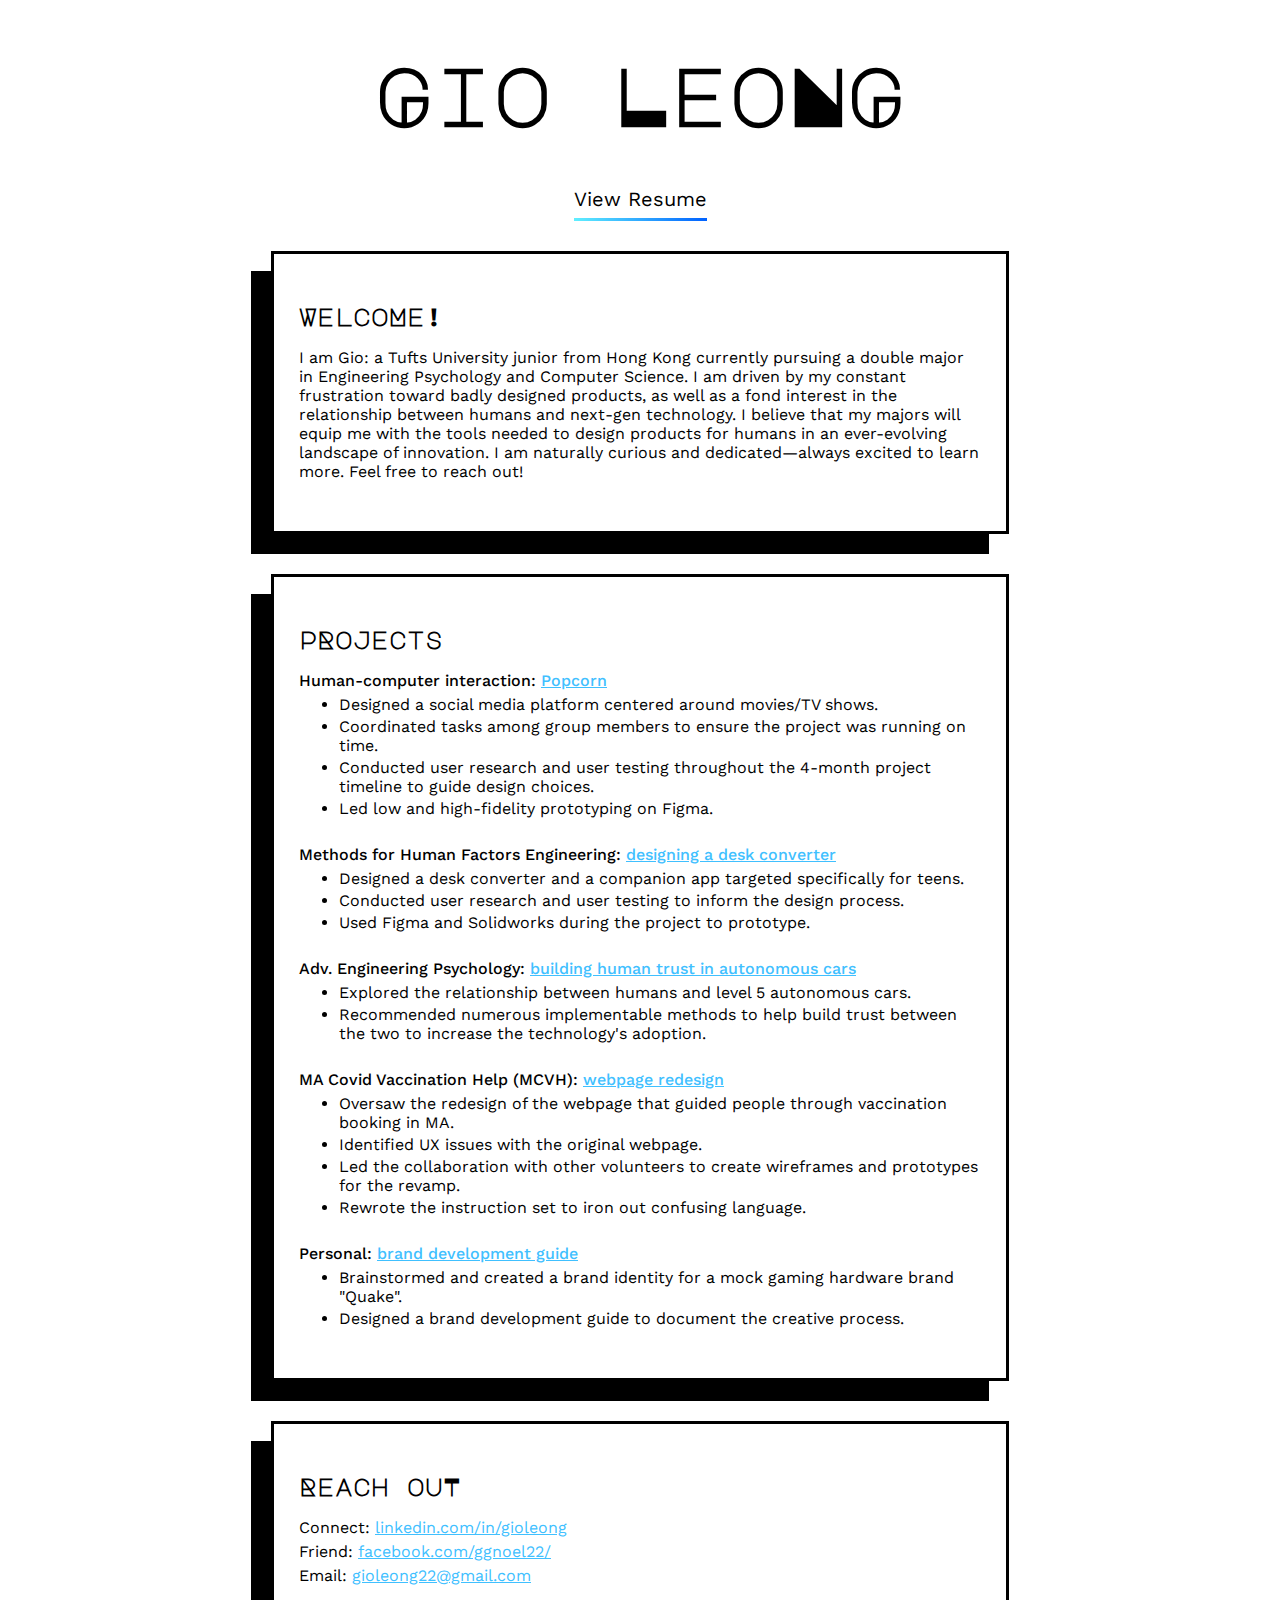
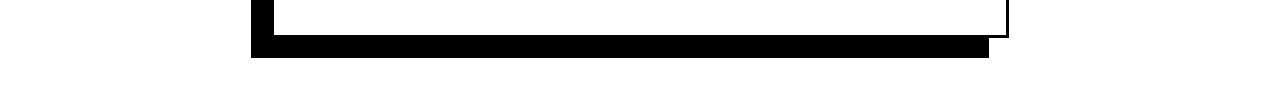
<file: index.html>
<!DOCTYPE html>
<html>
    <head>
        <meta charset="utf-8">
        <meta content="width=device-width, initial-scale=1" name="viewport" />

        <title>Home</title>
        <link rel="stylesheet" href="https://fonts.googleapis.com/css?family=Major+Mono+Display|Work+Sans:400,500">
        <link rel="icon" type="image/png" href="icons/favi.png"/>
        <link rel="stylesheet" href="index.css" />
        <script src="https://code.jquery.com/jquery-3.5.1.min.js"></script>

    </head>
    <body>
        <div id="header">
            <h1>Gio LeoNG</h1>
            <div id="border">
                <a id="resume-button" target="_blank" href="https://drive.google.com/file/d/110pxUZpOsxb3olOHgvEN0WFIK4cBn7Tb/view?usp=sharing">View Resume</a>
            </div>
        </div>
        <div class="box">
            <h2>WelcoMe!</h2>
            <p>
                I am Gio: a Tufts University junior from Hong Kong currently pursuing a double major in Engineering Psychology and Computer Science.
                I am driven by my constant frustration toward badly designed products, as well as a fond interest in the relationship between humans and next-gen technology.
                I believe that my majors will equip me with the tools needed to design products for humans in an ever-evolving landscape of innovation.
                I am naturally curious and dedicated&mdash;always excited to learn more.
                Feel free to reach out!
            </p>
        </div>
        <div class="box">
            <h2>pRojects</h2>
            <div class="project-container">
                <p class="project-header"> Human-computer interaction: <a target="_blank" href="popcorn.html">Popcorn</a></p>
                <ul>
                    <li> Designed a social media platform centered around movies/TV shows.</li>
                    <li> Coordinated tasks among group members to ensure the project was running on time. </li>
                    <li> Conducted user research and user testing throughout the 4-month project timeline to guide design choices.</li>
                    <li> Led low and high-fidelity prototyping on Figma.</li>
                </ul>
            </div>
            <br>
            <div class="project-container">
                <p class="project-header"> Methods for Human Factors Engineering: <a target="_blank" href="desk.html">designing a desk converter</a></p>
                <ul>
                    <li> Designed a desk converter and a companion app targeted specifically for teens.</li>
                    <li> Conducted user research and user testing to inform the design process.</li>
                    <li> Used Figma and Solidworks during the project to prototype.</li>
                </ul>
            </div>
            <br>
            <div class="project-container">
                <p class="project-header"> Adv. Engineering Psychology: <a target="_blank" href="https://drive.google.com/file/d/1944bb_fgEeU0ilSc6IyBrujuQc1sXN5G/view?usp=sharing">building human trust in autonomous cars</a></p>
                <ul>
                    <li> Explored the relationship between humans and level 5 autonomous cars.</li>
                    <li> Recommended numerous implementable methods to help build trust between the two to increase the technology's adoption.</li>
                </ul>
            </div>
            <br>
            <div class="project-container">
                <p class="project-header"> MA Covid Vaccination Help (MCVH): <a href="mcvh.html">webpage redesign</a></p>
                <ul>
                    <li> Oversaw the redesign of the webpage that guided people through vaccination booking in MA.</li>
                    <li> Identified UX issues with the original webpage.</li>
                    <li> Led the collaboration with other volunteers to create wireframes and prototypes for the revamp. </li>
                    <li> Rewrote the instruction set to iron out confusing language. </li>
                </ul>
            </div>
            <br>
            <div class="project-container">
                <p class="project-header"> Personal: <a target="_blank" href="https://drive.google.com/file/d/16ZY1JI1UNVaeSDRTWZFfD-CDMzzEznc6/view?usp=sharing">brand development guide</a></p>
                <ul>
                    <li> Brainstormed and created a brand identity for a mock gaming hardware brand "Quake".</li>
                    <li> Designed a brand development guide to document the creative process.</li>
                </ul>
            </div>
        </div>
        <div id="last" class="box">
            <h2>Reach ouT</h2>
            <div class="social-media">
                Connect: <a href="https://linkedin.com/in/gioleong"  target="_blank">linkedin.com/in/gioleong</a>
            </div>
            <div class="social-media">
                Friend: <a href="https://www.facebook.com/ggnoel22/" target="_blank">facebook.com/ggnoel22/</a>
            </div>
            <div id="social-media-last" class="social-media">
                Email: <a href="mailto: gioleong22@gmail.com" target="_blank">gioleong22@gmail.com</a>
            </div>
        </div>
        <!-- <script src="index.js"></script> -->
    </body>
</html>
</file>
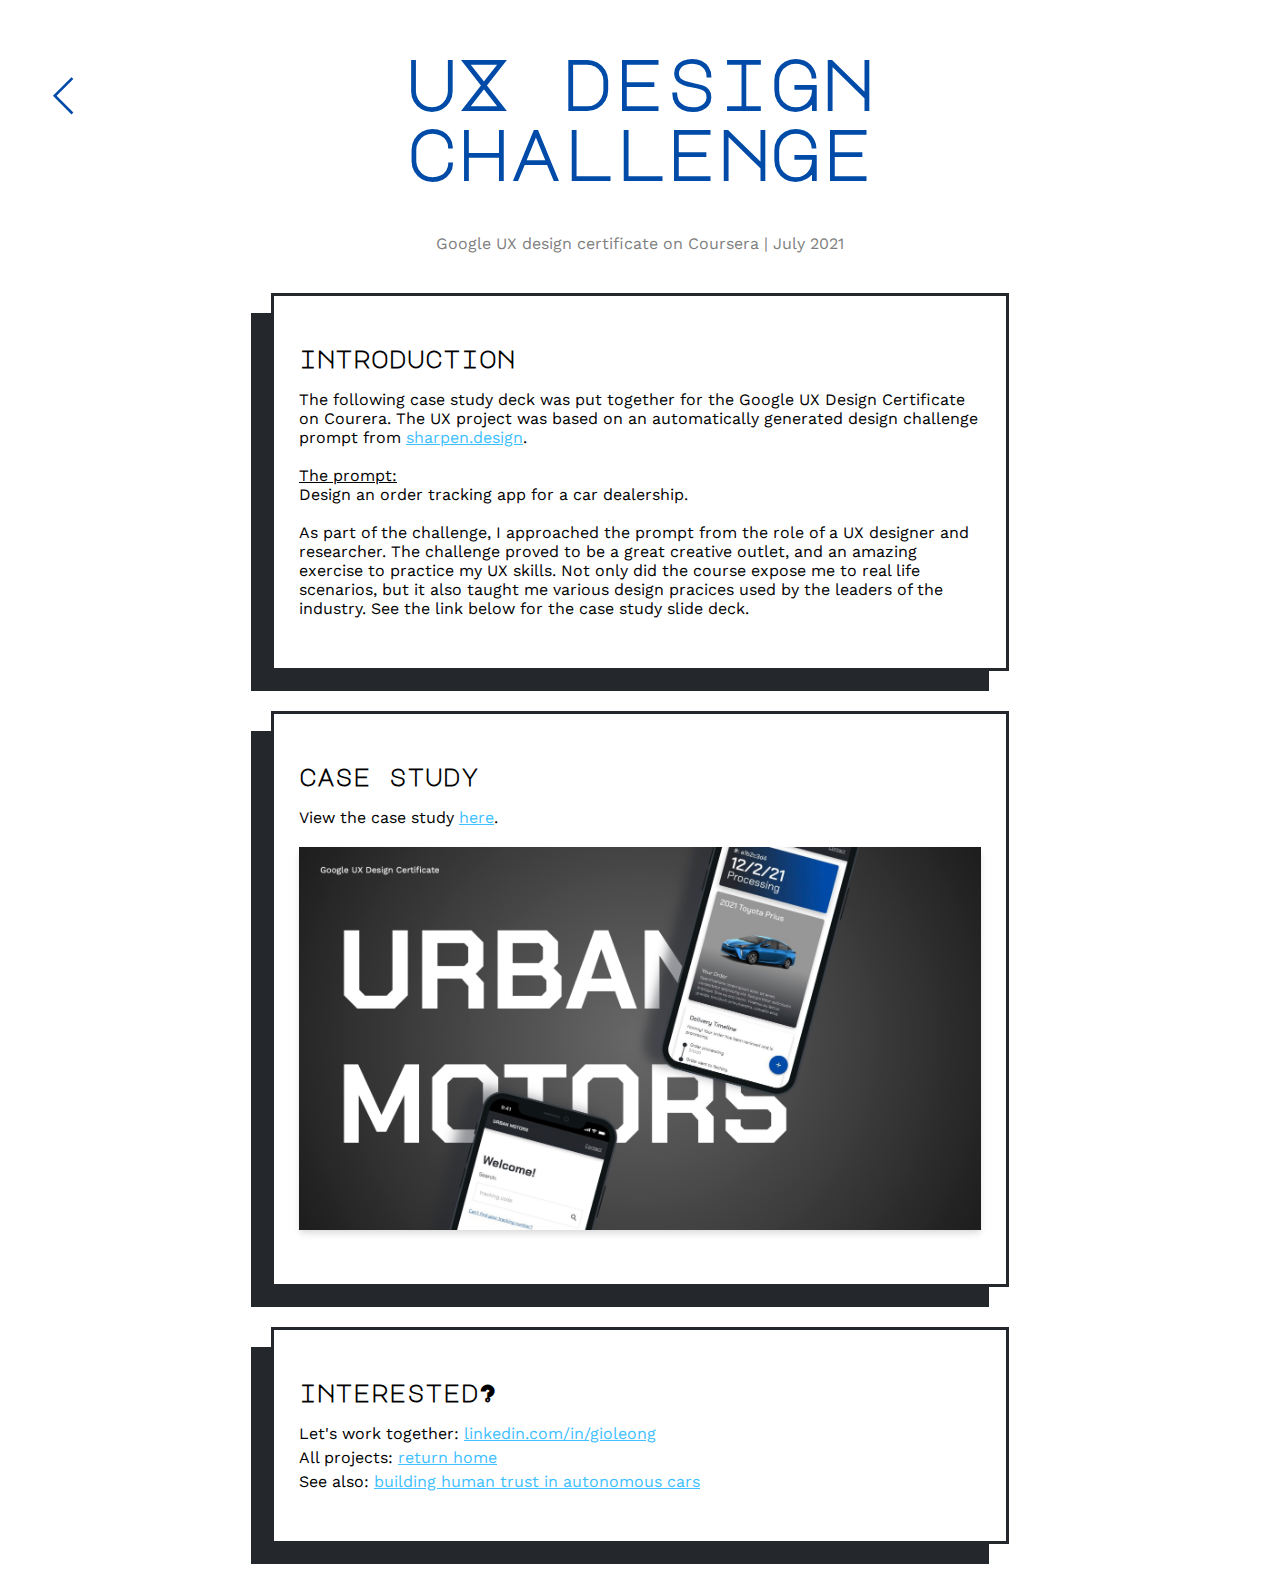
<file: challenge.html>
<!DOCTYPE html>
<html>
<head>
    <meta charset="utf-8">
    <meta content="width=device-width, initial-scale=1" name="viewport" />

    <title>Project: MCVH Redesign</title>
    <link rel="stylesheet" href="https://fonts.googleapis.com/css?family=Major+Mono+Display|Work+Sans:400,500">
    <link rel="icon" type="image/png" href="icons/favi.png"/>
    <link rel="stylesheet" href="index.css" />
    <link rel="stylesheet" href="challenge.css"/>


    <script src="https://code.jquery.com/jquery-3.5.1.min.js"></script>

</head>
<body>
    <div id="back">
        <a href="index.html"> &lt;</a>
    </div>
    <div id="header">
        <h1 id="title">uX design challenge</h1>
        <p>Google UX design certificate on Coursera | July 2021</p>
    </div>
    <div class="box">
        <h2>introduction</h2>
        <p>
            The following case study deck was put together for the Google UX Design Certificate on Courera. The UX project was based on an automatically generated design challenge prompt from <a href="https://sharpen.design" target="_blank"> sharpen.design</a>.
            <br><br> <u>The prompt:</u> <br>
            Design an order tracking app for a car dealership. <br><br>
            As part of the challenge, I approached the prompt from the role of a UX designer and researcher. The challenge proved to be a great creative outlet, and an amazing exercise to practice my UX skills.
            Not only did the course expose me to real life scenarios, but it also taught me various design pracices used by the leaders of the industry. See the link below for the case study slide deck.
    </div>
    <div class="box">
        <h2>case study</h2>
        <p>
            View the case study <a href="https://drive.google.com/file/d/14rY3o6sGdkv3zxZQMHVtJCum27yqhAeH/view?usp=sharing" target="_blank">here</a>.
        </p>
        <div id="gif">
            <img src="imgs/poster.jpg" >
        </div>
    </div>
    <div id="last" class="box">
        <h2>interested?</h2>
        <div id="top" class="social-media">
            Let's work together: <a href="https://linkedin.com/in/gioleong" target="_blank">linkedin.com/in/gioleong</a>
        </div>
        <div class="social-media">
            All projects: <a href="index.html">return home</a>
        </div>
        <div id="social-media-last" class="social-media">
            See also: <a href="https://drive.google.com/file/d/1944bb_fgEeU0ilSc6IyBrujuQc1sXN5G/view?usp=sharing" target="_blank">building human trust in autonomous cars</a>
        </div>
    </div>
    </body>
    </html>
</file>
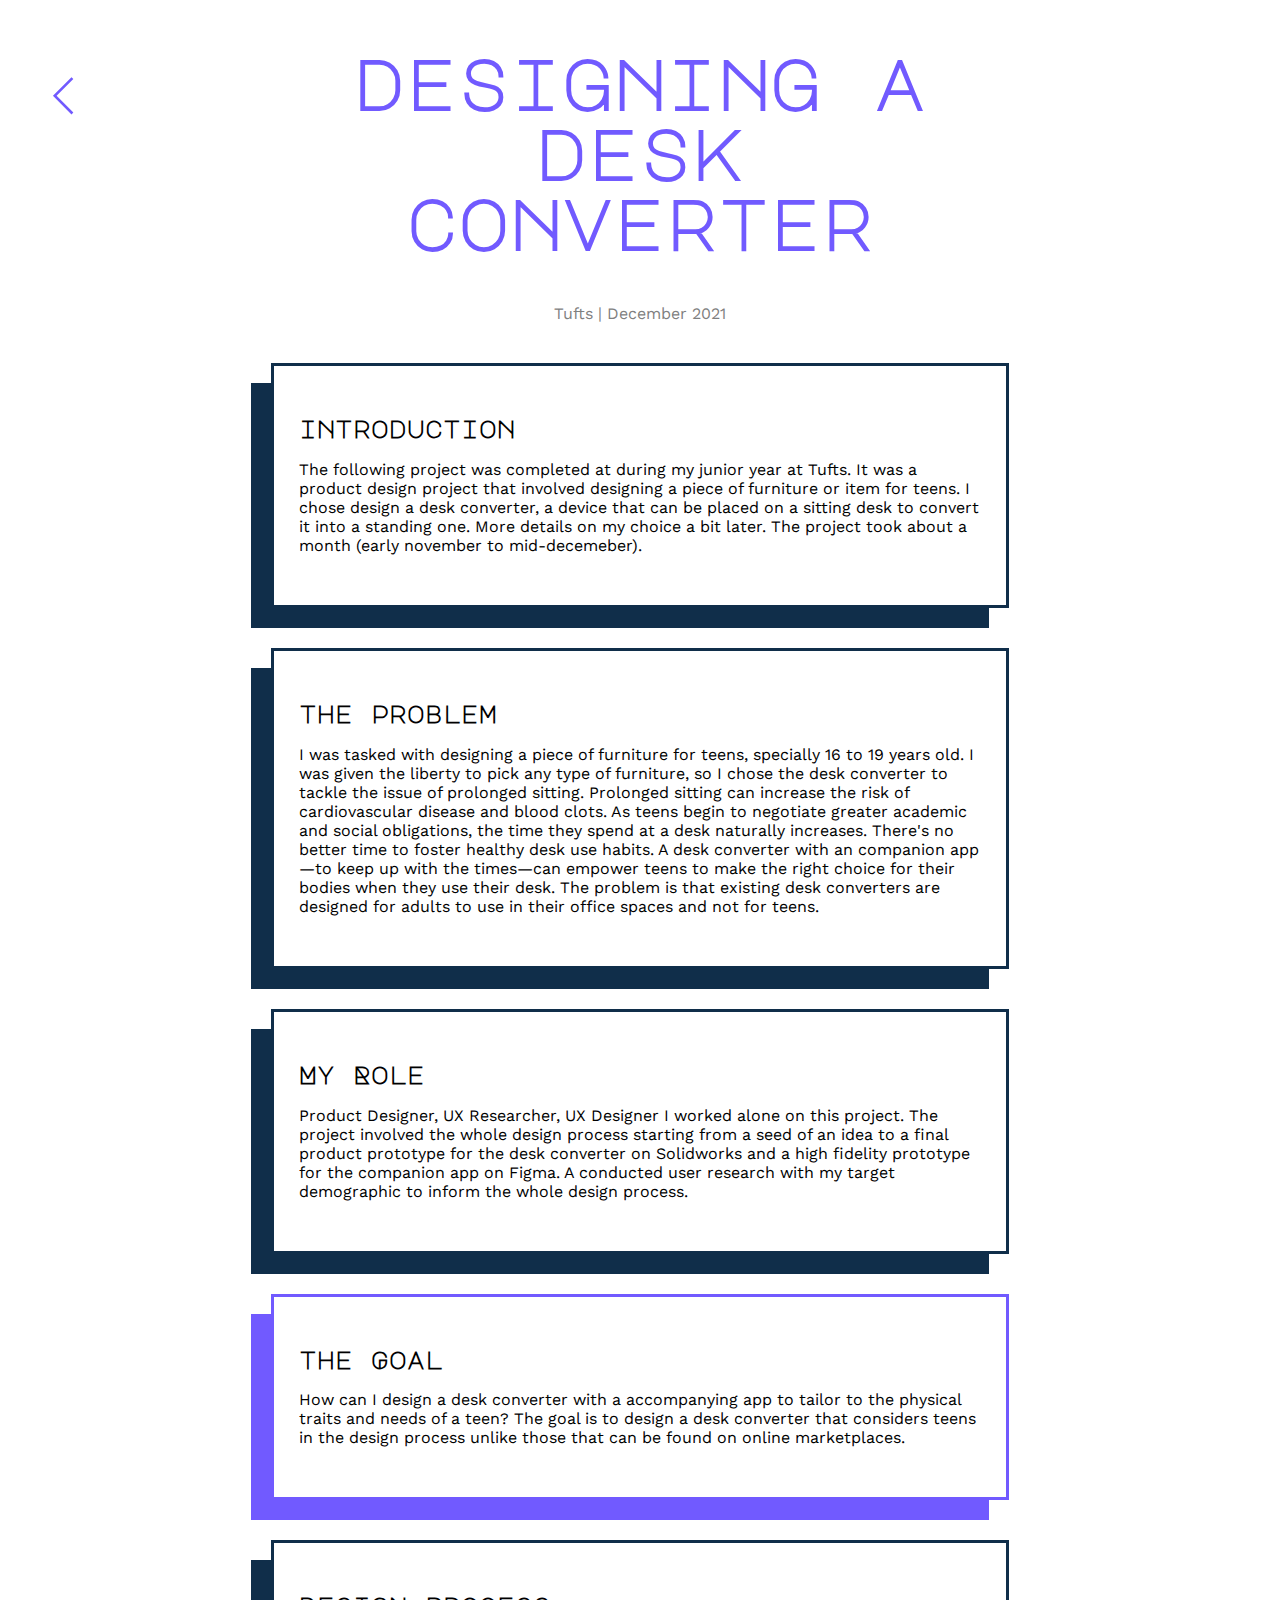
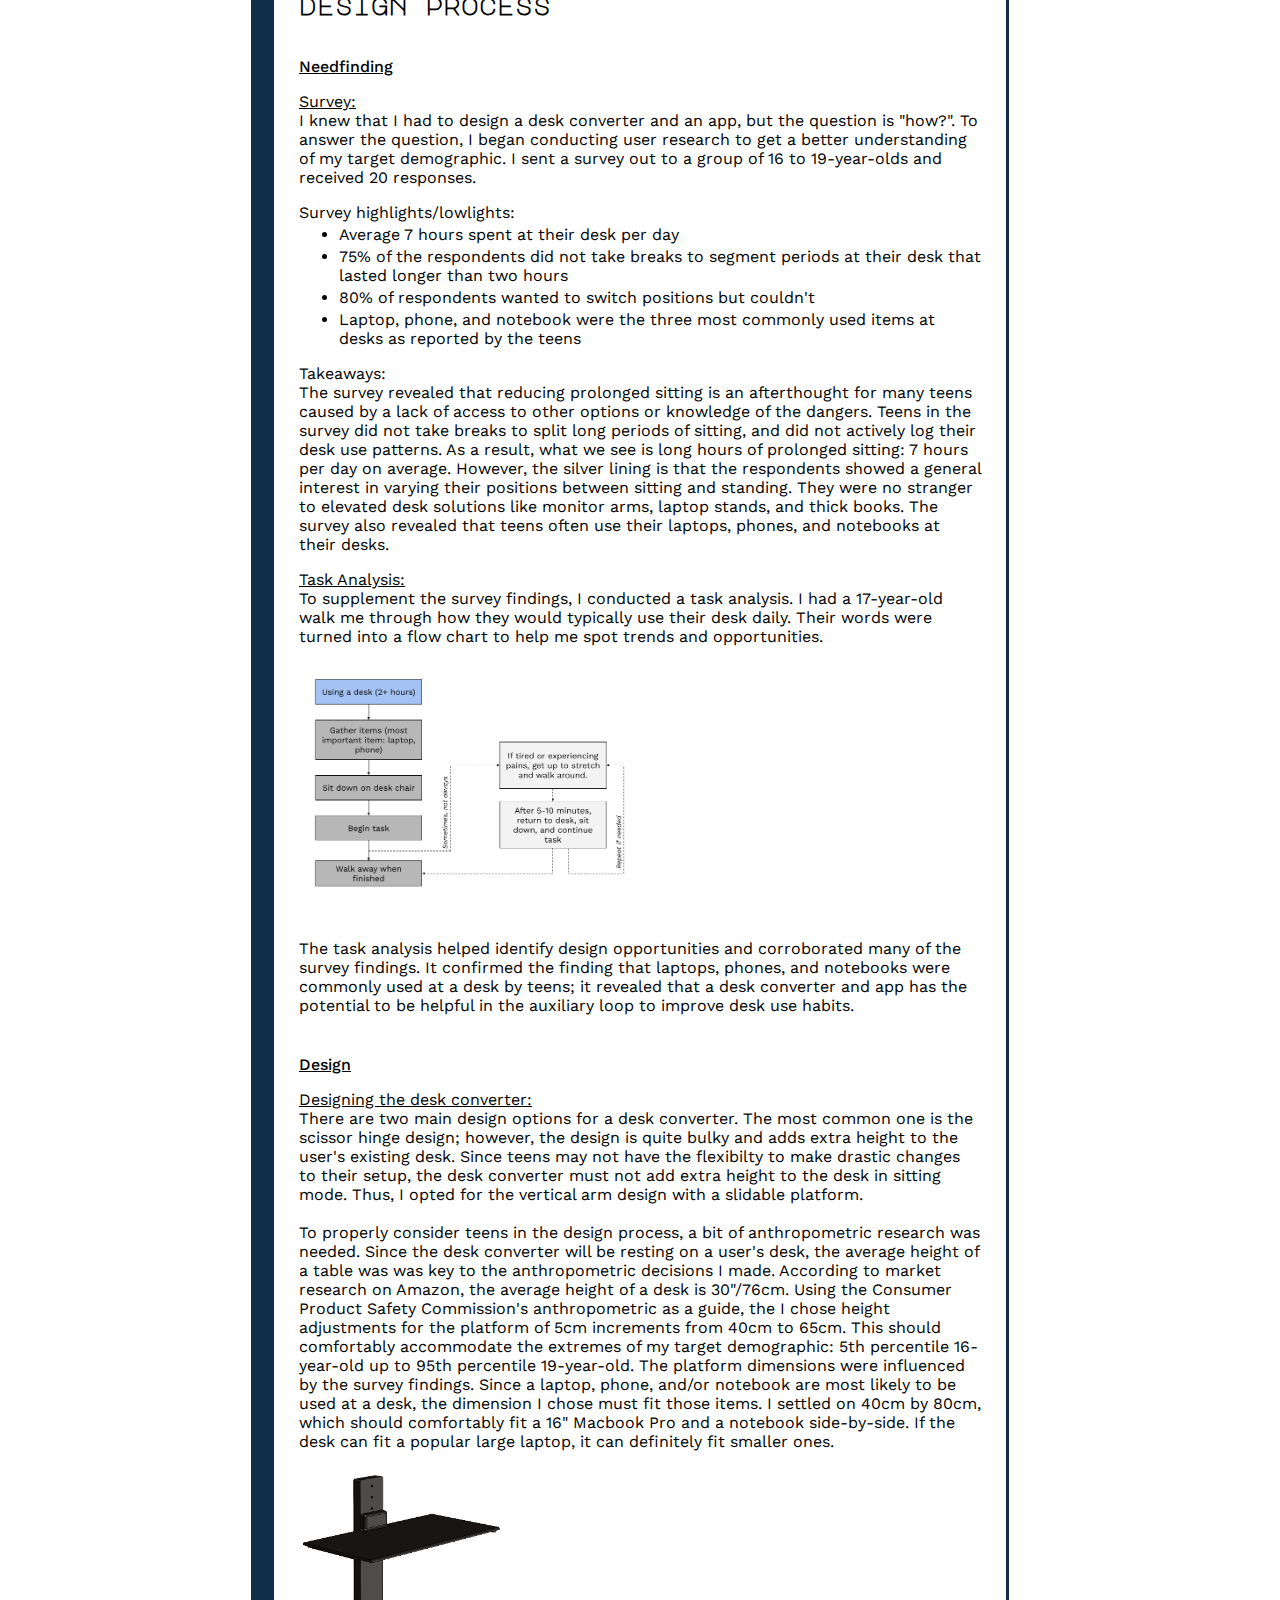
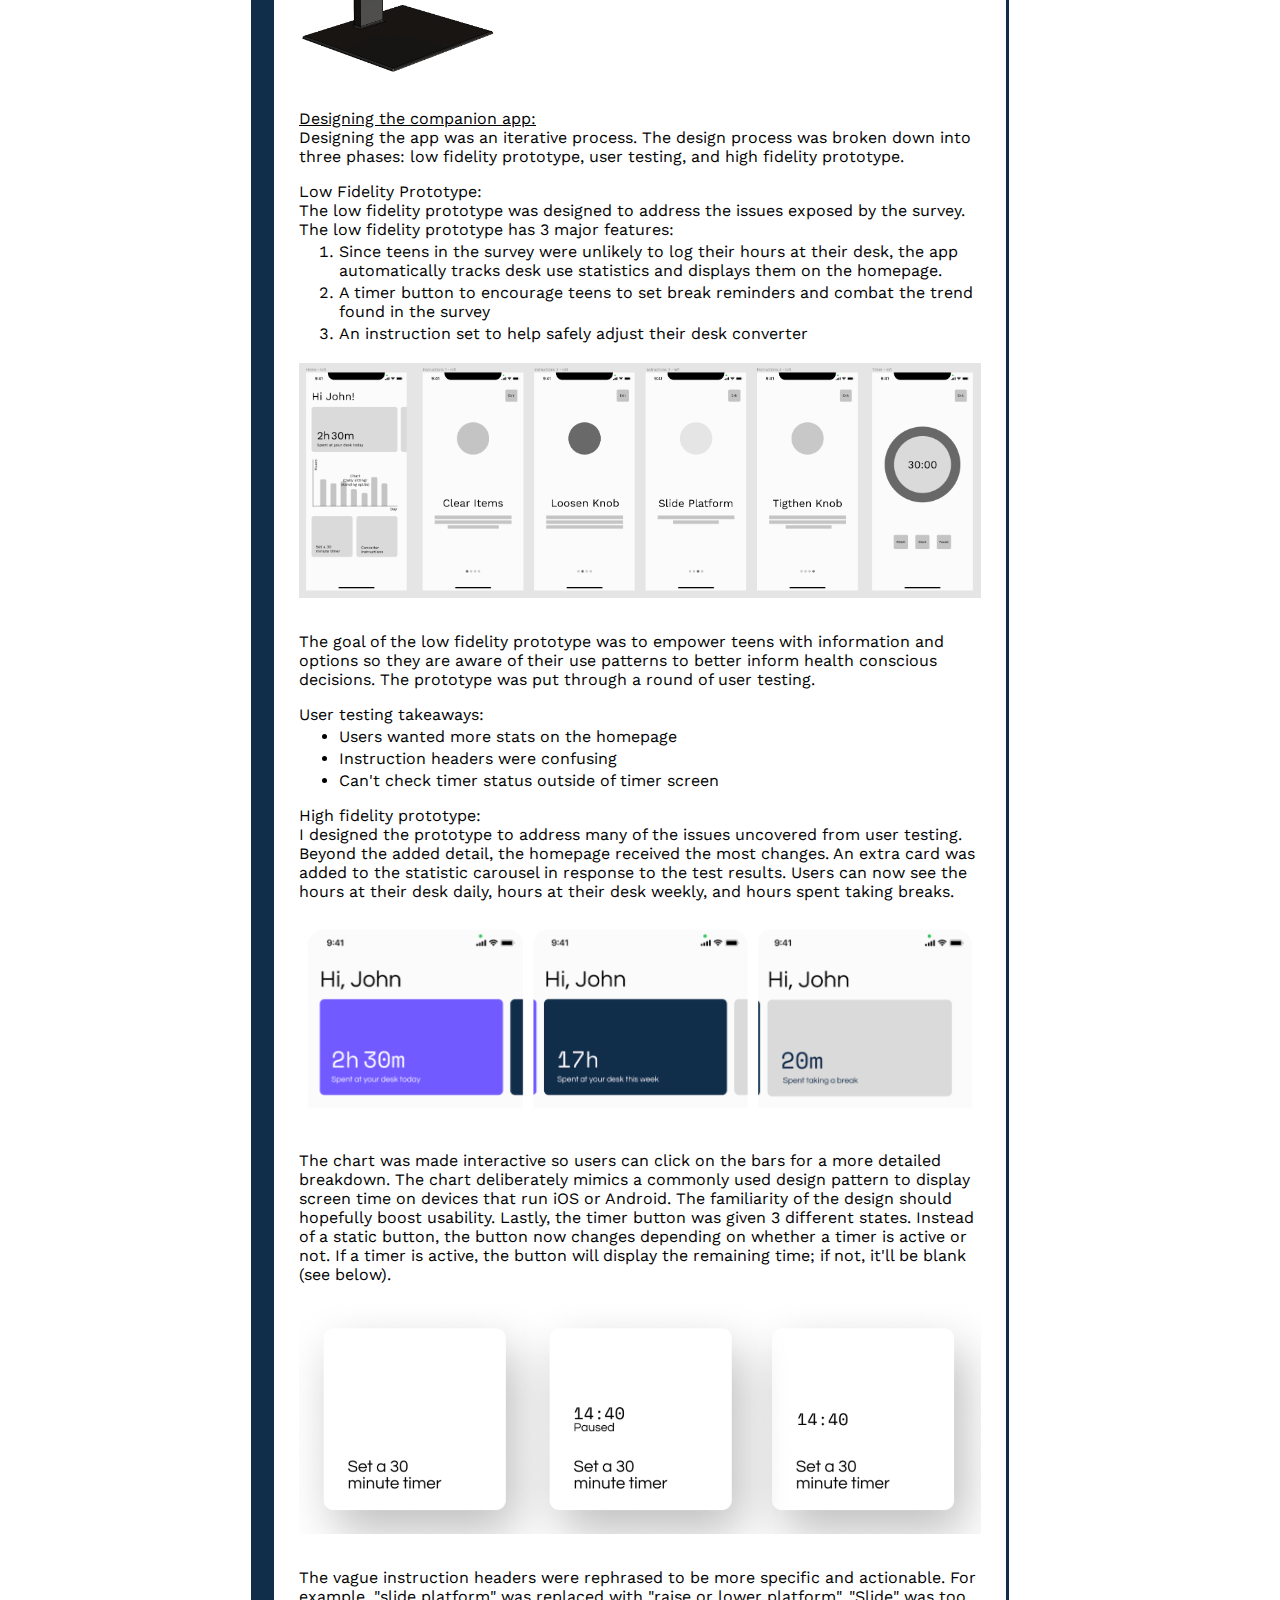
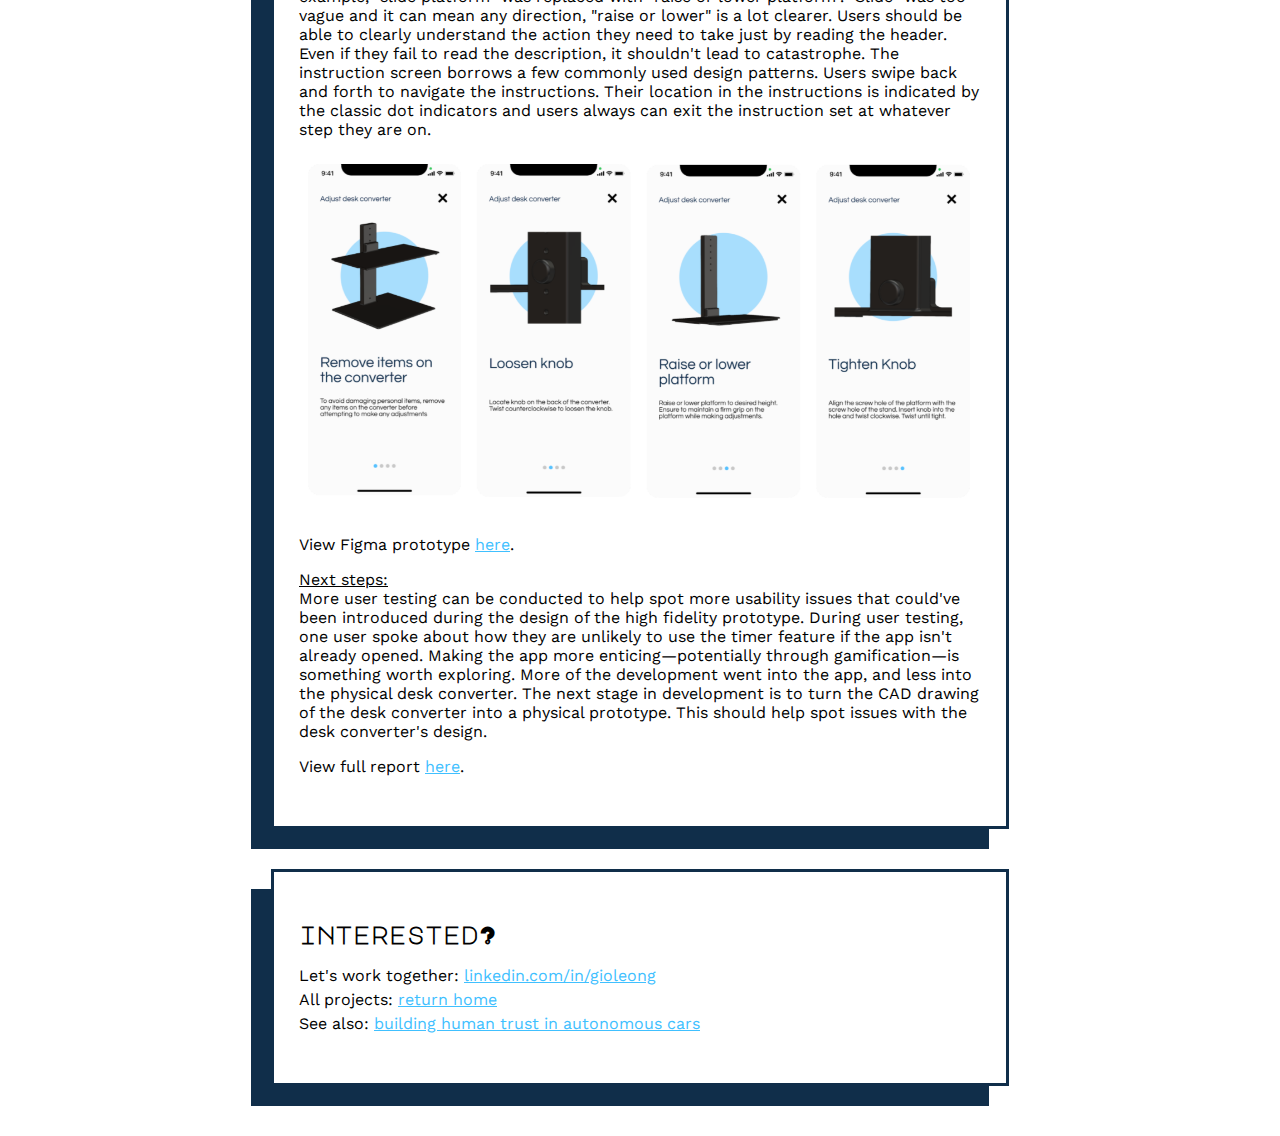
<file: desk.html>
<!DOCTYPE html>
<html>
<head>
    <meta charset="utf-8">
    <meta content="width=device-width, initial-scale=1" name="viewport" />

    <title>Project: MCVH Redesign</title>
    <link rel="stylesheet" href="https://fonts.googleapis.com/css?family=Major+Mono+Display|Work+Sans:400,500">
    <link rel="icon" type="image/png" href="icons/favi.png"/>
    <link rel="stylesheet" href="index.css" />
    <link rel="stylesheet" href="desk.css"/>


    <script src="https://code.jquery.com/jquery-3.5.1.min.js"></script>

</head>
<body>
    <div id="back">
        <a href="index.html"> &lt;</a>
    </div>
    <div id="header">
        <h1 id="title">designing a desk converter</h1>
        <p>Tufts | December 2021</p>
    </div>
    <div class="box">
        <h2>introduction</h2>
        <p>
            The following project was completed at during my junior year at Tufts.
            It was a product design project that involved designing a piece of furniture or item for teens. I chose design a desk converter, a device that can be placed on a sitting desk to convert it into a standing one.
            More details on my choice a bit later. The project took about a month (early november to mid-decemeber).
    </div>
    <div class="box">
        <h2>the problem</h2>
        <p>
            I was tasked with designing a piece of furniture for teens, specially 16 to 19 years old. I was given the liberty to pick any type of furniture, so I chose the desk converter to tackle the issue of prolonged sitting.
            Prolonged sitting can increase the risk of cardiovascular disease and blood clots. As teens begin to negotiate greater academic and social obligations, the time they spend at a desk naturally increases.
            There's no better time to foster healthy desk use habits. A desk converter with an companion app—to keep up with the times—can empower teens to make the right choice for their bodies
            when they use their desk. The problem is that existing desk converters are designed for adults to use in their office spaces and not for teens.
        </p>
    </div>
    <div class="box">
        <h2>My Role</h2>
        <p>
            <span>Product Designer, UX Researcher, UX Designer</span>
            I worked alone on this project. The project involved the whole design process starting from a seed of an idea to a final product prototype for the desk converter
            on Solidworks and a high fidelity prototype for the companion app on Figma. A conducted user research with my target demographic to inform the whole design process.

        </p>
    </div>
    <div id="goal" class="box">
        <h2>the Goal</h2>
        <p>
            How can I design a desk converter with a accompanying app to tailor to the physical traits and needs of a teen?
            The goal is to design a desk converter that considers teens in the design process unlike those that can be found on online marketplaces.
        </p>
    </div>
    <div class="box">
        <h2>design process</h2>
        <p class="subheader"> Needfinding </p>
        <p>
            <u> Survey: </u> <br>
            I knew that I had to design a desk converter and an app, but the question is "how?".
            To answer the question, I began conducting user research to get a better understanding of my target demographic. I sent a survey out to a group of 16 to 19-year-olds and received 20 responses.
        </p>
        <p>Survey highlights/lowlights:</p>
        <ul class ="list">
            <li>Average 7 hours spent at their desk per day</li>
            <li>75% of the respondents did not take breaks to segment periods at their desk that lasted longer than two hours</li>
            <li>80% of respondents wanted to switch positions but couldn't</li>
            <li>Laptop, phone, and notebook were the three most commonly used items at desks as reported by the teens</li>
        </ul>
        <p>
            Takeaways: <br>
            The survey revealed that reducing prolonged sitting is an afterthought for many teens caused by a lack of access to other options or knowledge of the dangers.
            Teens in the survey did not take breaks to split long periods of sitting, and did not actively log their desk use patterns.
            As a result, what we see is long hours of prolonged sitting: 7 hours per day on average. However, the silver lining is that the respondents showed a general
            interest in varying their positions between sitting and standing. They were no stranger to elevated desk solutions like monitor arms, laptop stands, and thick books.
            The survey also revealed that teens often use their laptops, phones, and notebooks at their desks.
        </p>
        <p>
            <u>Task Analysis: </u><br>
            To supplement the survey findings, I conducted a task analysis. I had a 17-year-old walk me through how they would typically use their desk daily.
            Their words were turned into a flow chart to help me spot trends and opportunities.
        </p>
        <div class="gif">
            <img id="task" src="imgs/task_analysis.png">
        </div>
        <p>
            The task analysis helped identify design opportunities and corroborated many of the survey findings. It confirmed the finding that laptops, phones, and notebooks were commonly
            used at a desk by teens; it revealed that a desk converter and app has the potential to be helpful in the auxiliary loop to improve desk use habits.
        </p>
        <p class="subheader"> Design </p>
        <p>
            <u>Designing the desk converter: </u><br>
            There are two main design options for a desk converter. The most common one is the scissor hinge design; however, the design is quite bulky and adds extra height to the user's existing desk.
            Since teens may not have the flexibilty to make drastic changes to their setup, the desk converter must not add extra height to the desk in sitting mode. Thus, I opted for the
            vertical arm design with a slidable platform. <br><br>
            To properly consider teens in the design process, a bit of anthropometric research was needed. Since the desk converter will be resting on a user's desk, the average height of a table was
            was key to the anthropometric decisions I made. According to market research on Amazon, the average height of a desk is 30"/76cm. Using the Consumer Product Safety Commission's anthropometric
            as a guide, the I chose height adjustments for the platform of 5cm increments from 40cm to 65cm. This should comfortably accommodate the extremes of my target demographic: 5th percentile 16-year-old up to 95th percentile
            19-year-old.

            The platform dimensions were influenced by the survey findings. Since a laptop, phone, and/or notebook are most likely to be used at a desk, the dimension I chose must fit those items.
            I settled on 40cm by 80cm, which should comfortably fit a 16" Macbook Pro and a notebook side-by-side. If the desk can fit a popular large laptop, it can definitely fit smaller ones.
        </p>
        <div class="gif">
            <img id="cad" src="imgs/instruction1.PNG">
        </div>
        <p>
            <u>Designing the companion app: </u><br>
            Designing the app was an iterative process. The design process was broken down into three phases: low fidelity prototype, user testing, and high fidelity prototype.
        </p>
        <p>
            Low Fidelity Prototype: <br>
            The low fidelity prototype was designed to address the issues exposed by the survey. The low fidelity prototype has 3 major features:
        </p>
        <ol class ="list">
            <li>Since teens in the survey were unlikely to log their hours at their desk, the app automatically tracks desk use statistics and displays them on the homepage. </li>
            <li>A timer button to encourage teens to set break reminders and combat the trend found in the survey</li>
            <li>An instruction set to help safely adjust their desk converter </li>
        </ol>
        <div class="gif">
            <img src="imgs/lofi_desk.png">
        </div>
        <p>
            The goal of the low fidelity prototype was to empower teens with information and options so they are aware of their use patterns to better
            inform health conscious decisions. The prototype was put through a round of user testing.
        </p>
        <p>User testing takeaways: </p>
        <ul class ="list">
            <li>Users wanted more stats on the homepage </li>
            <li>Instruction headers were confusing</li>
            <li>Can't check timer status outside of timer screen</li>
        </ul>
        <p>
            High fidelity prototype: <br>
            I designed the prototype to address many of the issues uncovered from user testing. Beyond the added detail, the homepage received the most changes.
            An extra card was added to the statistic carousel in response to the test results. Users can now see the hours at their desk daily, hours at their desk weekly, and hours spent taking breaks.
        </p>
        <div class="gif">
            <img src="imgs/stats.png">
        </div>
        <p>
            The chart was made interactive so users can click on the bars for a more detailed breakdown. The chart deliberately mimics a commonly used design pattern to display screen time on devices that run iOS or Android.
            The familiarity of the design should hopefully boost usability. Lastly, the timer button was given 3 different states. Instead of a static button, the button now changes depending on whether a timer is active or not.
            If a timer is active, the button will display the remaining time; if not, it'll be blank (see below).
        </p>
        <div class="gif">
            <img src="imgs/timer.png">
        </div>
        <p>
            The vague instruction headers were rephrased to be more specific and actionable. For example, "slide platform" was replaced with "raise or lower platform". "Slide" was too
            vague and it can mean any direction, "raise or lower" is a lot clearer. Users should be able to clearly understand the action they need to take just by reading the header.
            Even if they fail to read the description, it shouldn't lead to catastrophe. The instruction screen borrows a few commonly used design patterns. Users swipe back and forth
            to navigate the instructions. Their location in the instructions is indicated by the classic dot indicators and users always can exit the instruction set at whatever step
            they are on.
        </p>
        <div class="gif">
            <img src="imgs/instructions_desk.png">
        </div>
        <p> View Figma prototype <a href="https://www.figma.com/proto/YGeVFlLFfpWksWvh6DrLJQ/Desk-Converter?node-id=1%3A4&starting-point-node-id=1%3A2&show-proto-sidebar=1" target="_blank">here</a>.</p>
        <p>
            <u>Next steps:  </u><br>
            More user testing can be conducted to help spot more usability issues that could've been introduced during the design of the high fidelity prototype. During user testing, one user spoke about how they are
            unlikely to use the timer feature if the app isn't already opened. Making the app more enticing—potentially through gamification—is something worth exploring. More of the development went into the app, and less into the physical
            desk converter. The next stage in development is to turn the CAD drawing of the desk converter into a physical prototype. This should help spot issues with the desk converter's design.
        </p>
        <p> View full report <a href="https://drive.google.com/file/d/16cvdulaAWJa1PTk5zsg89aKmAkXOr7lU/view?usp=sharing" target="_blank">here</a>.</p>

    </div>
    <div id="last" class="box">
        <h2>interested?</h2>
        <div id="top" class="social-media">
            Let's work together: <a href="https://linkedin.com/in/gioleong" target="_blank">linkedin.com/in/gioleong</a>
        </div>
        <div class="social-media">
            All projects: <a href="index.html">return home</a>
        </div>
        <div id="social-media-last" class="social-media">
            See also: <a href="https://drive.google.com/file/d/1944bb_fgEeU0ilSc6IyBrujuQc1sXN5G/view?usp=sharing" target="_blank">building human trust in autonomous cars</a>
        </div>
    </div>
    </body>
    </html>
</file>
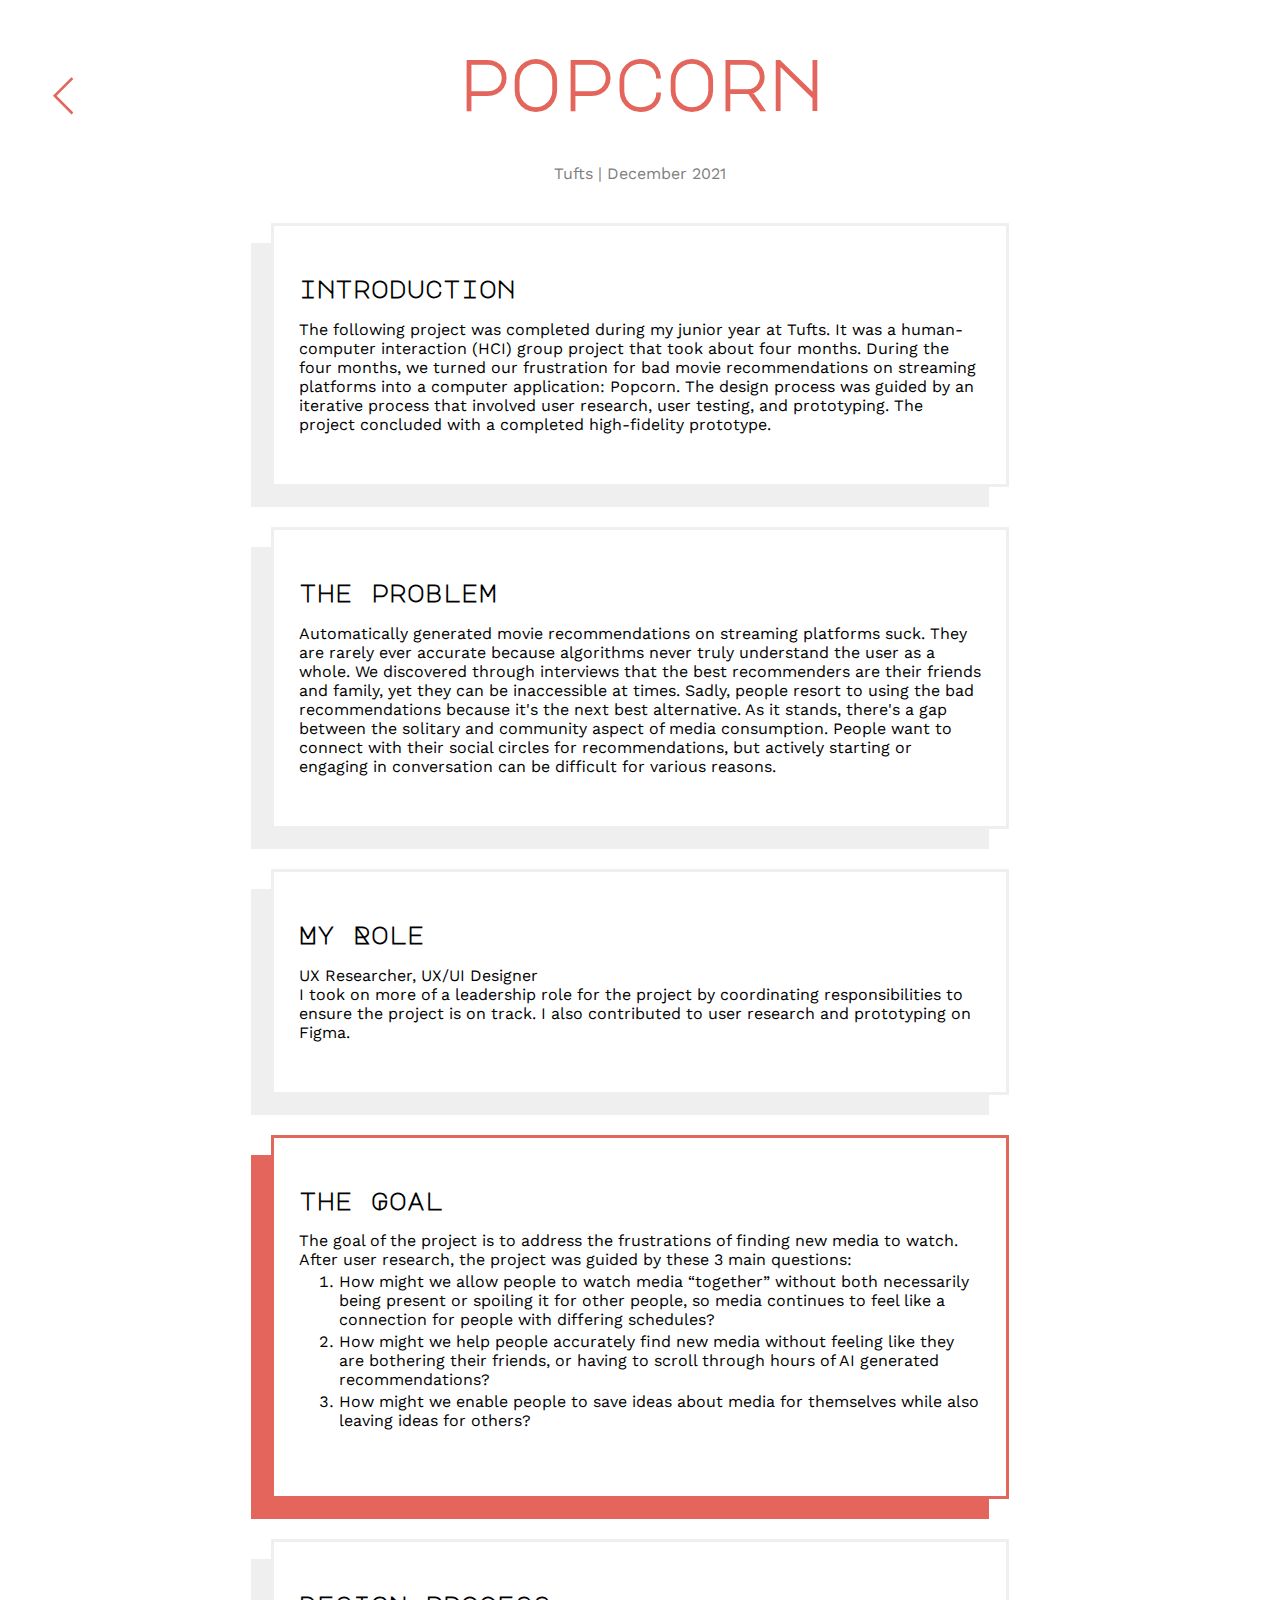
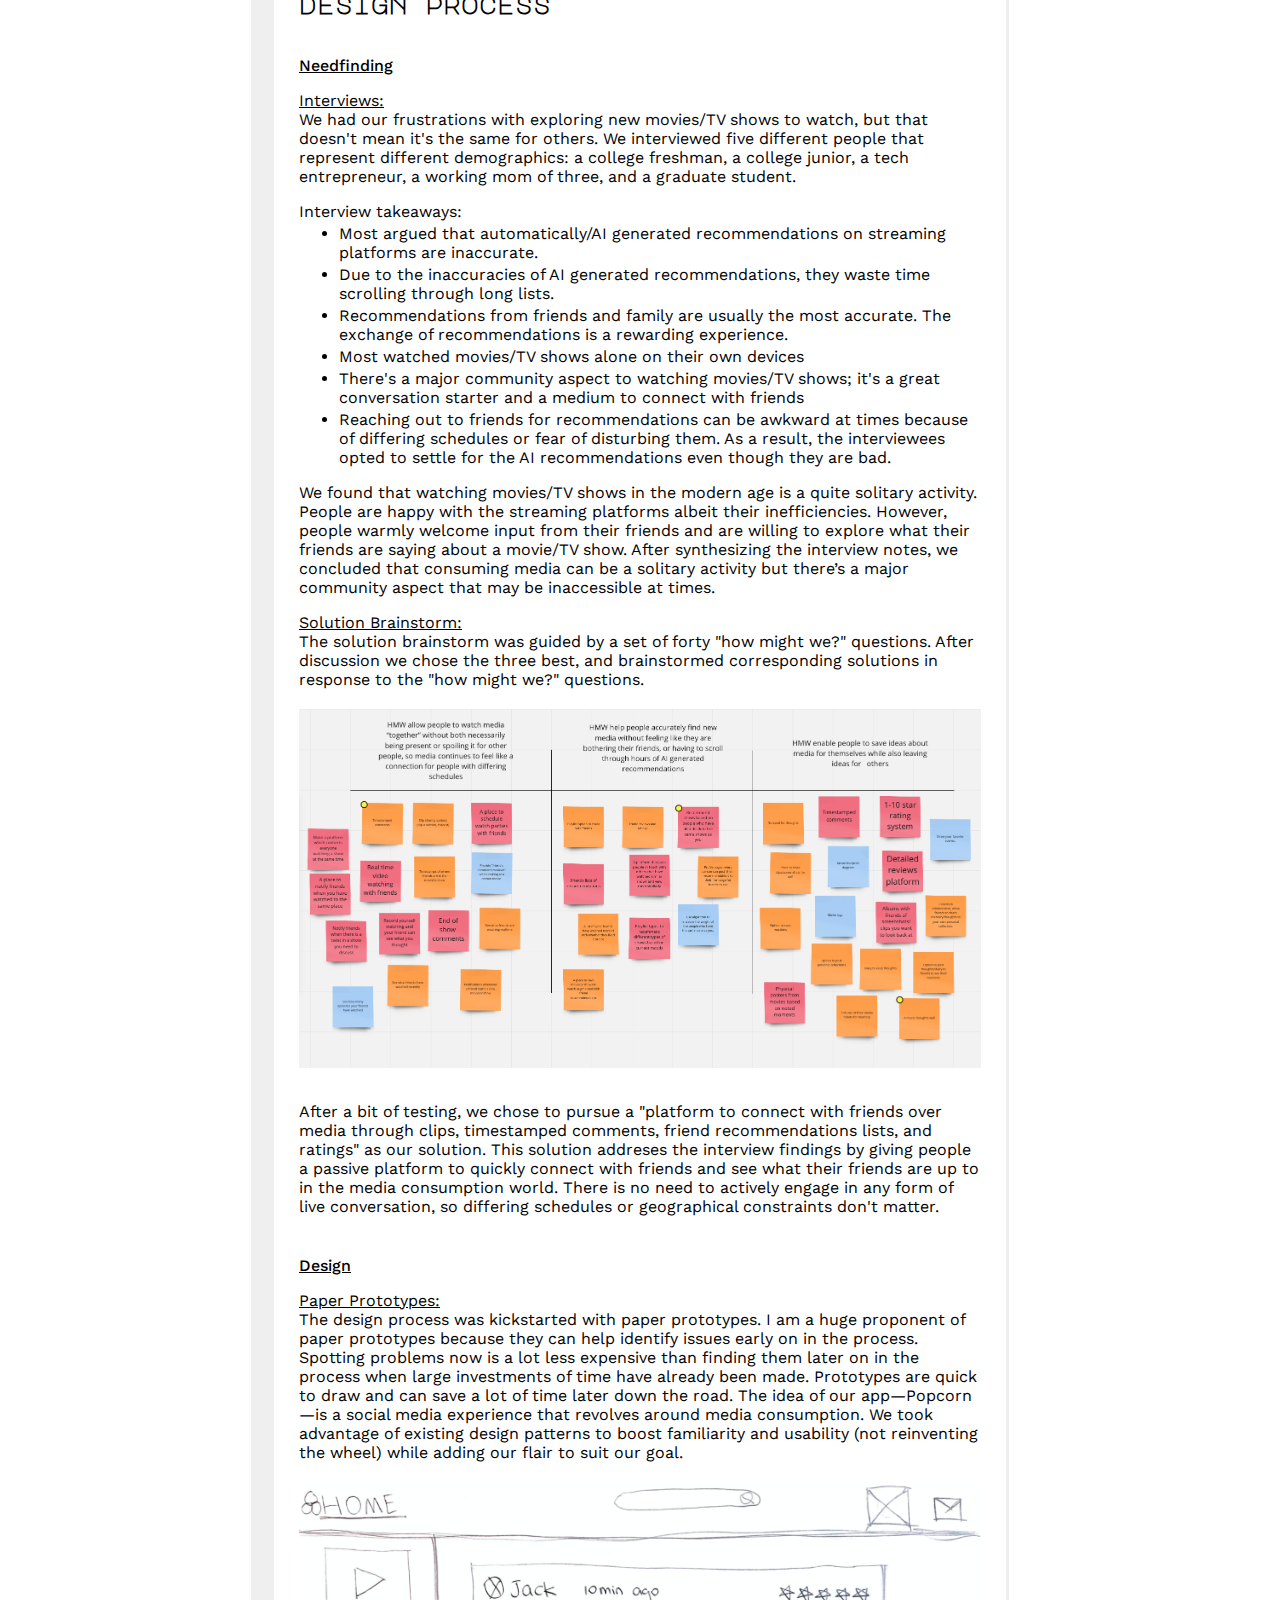
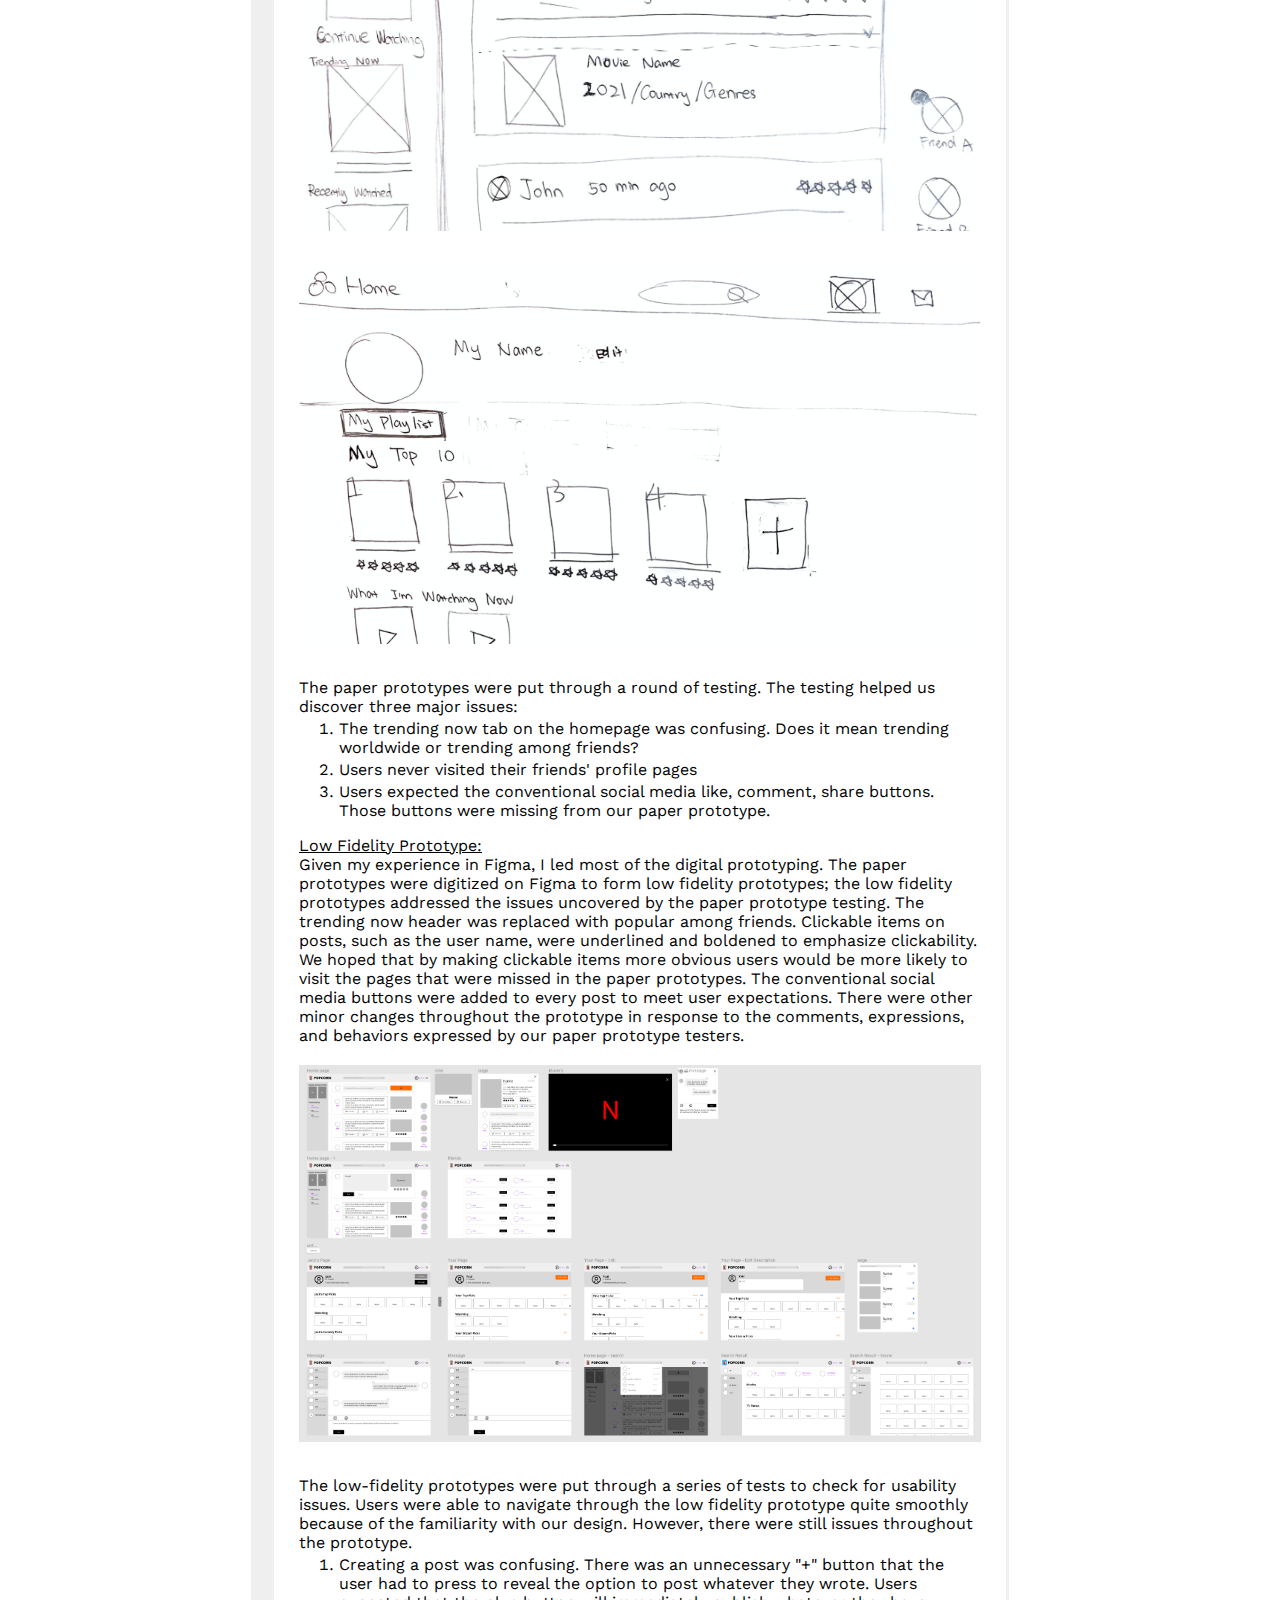
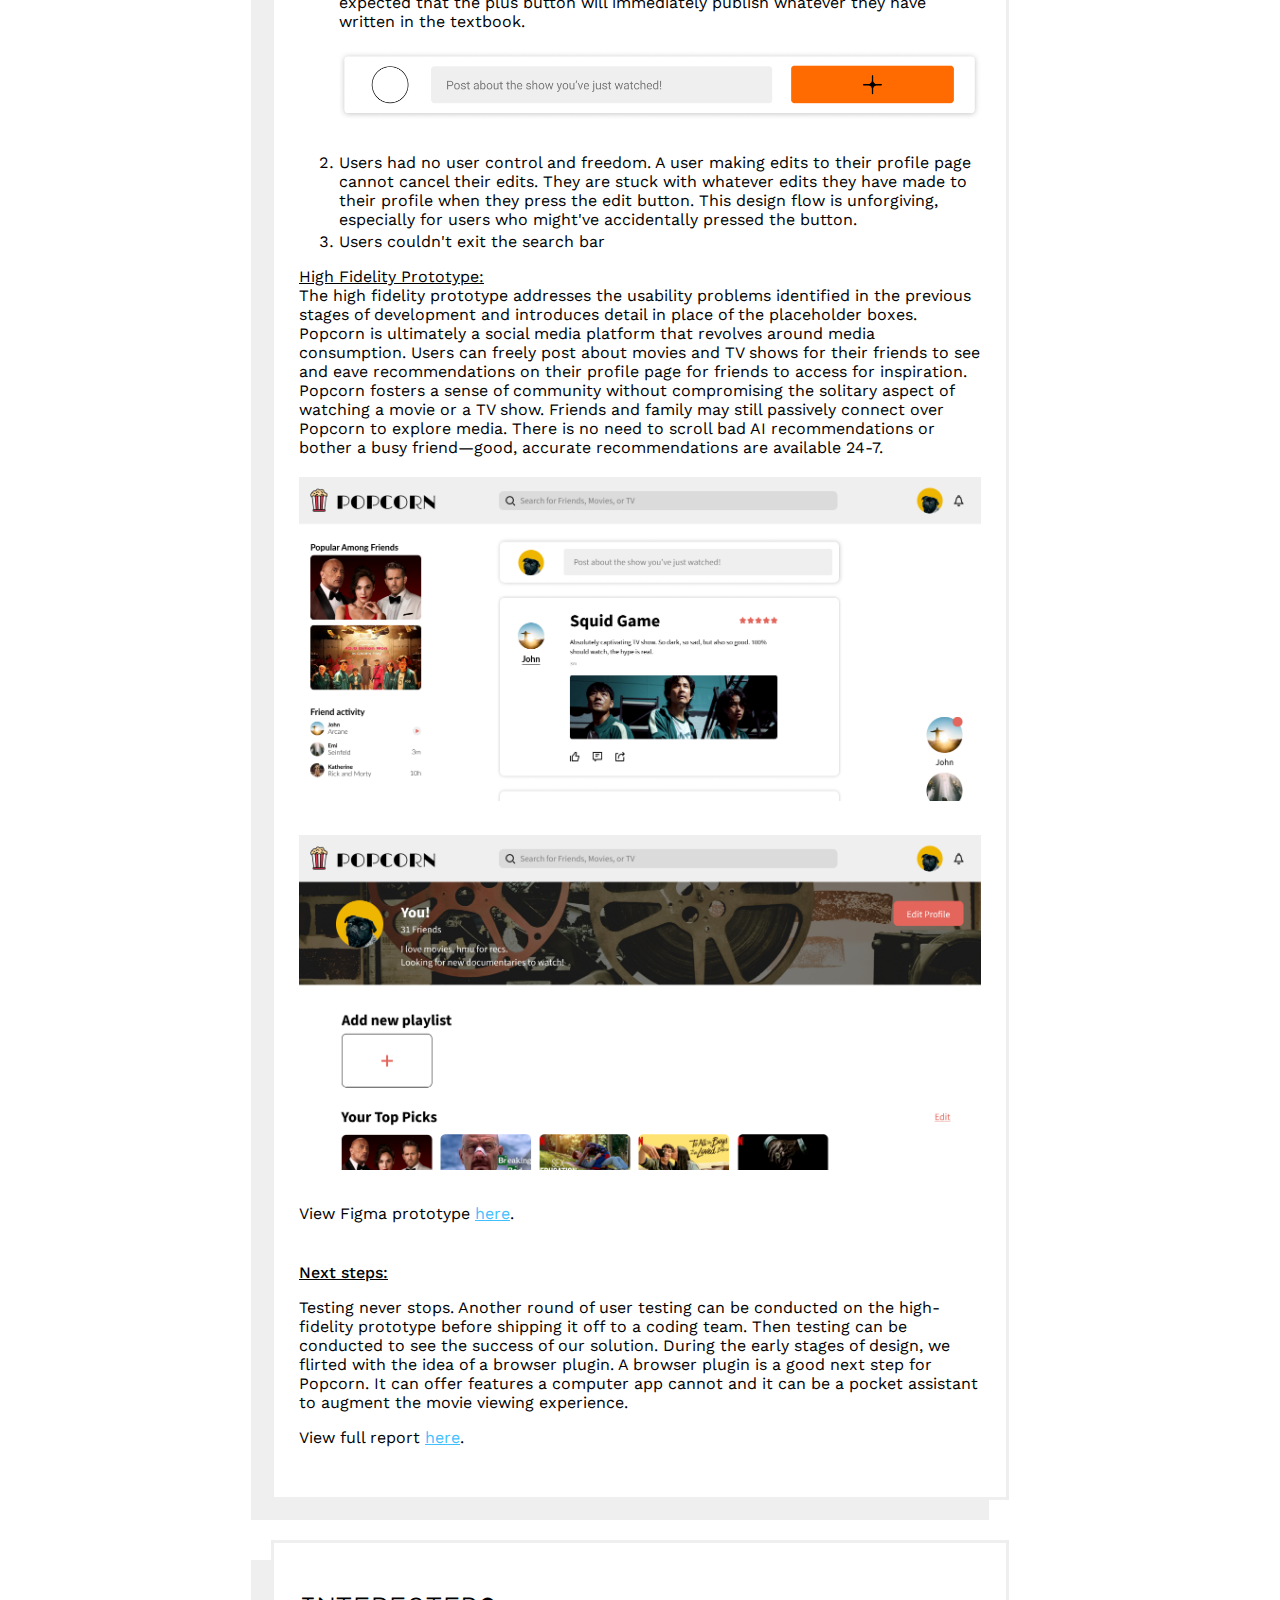
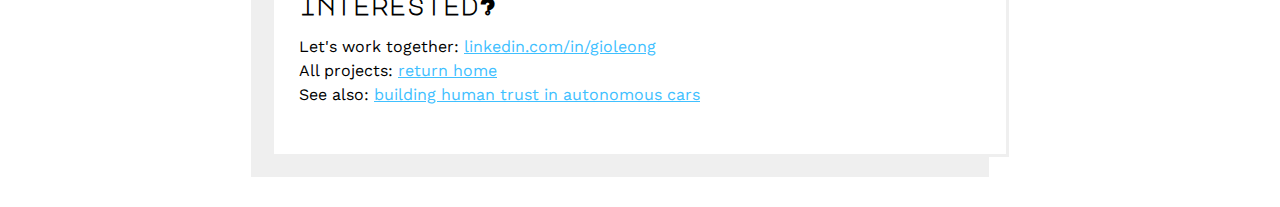
<file: popcorn.html>
<!DOCTYPE html>
<html>
<head>
    <meta charset="utf-8">
    <meta content="width=device-width, initial-scale=1" name="viewport" />

    <title>Project: Popcorn</title>
    <link rel="stylesheet" href="https://fonts.googleapis.com/css?family=Major+Mono+Display|Work+Sans:400,500">
    <link rel="icon" type="image/png" href="icons/favi.png"/>
    <link rel="stylesheet" href="index.css" />
    <link rel="stylesheet" href="popcorn.css"/>


    <script src="https://code.jquery.com/jquery-3.5.1.min.js"></script>

</head>
<body>
    <div id="back">
        <a href="index.html"> &lt;</a>
    </div>
    <div id="header">
        <h1 id="title">popcorn</h1>
        <p>Tufts | December 2021</p>
    </div>
    <div class="box">
        <h2>introduction</h2>
        <p>
            The following project was completed during my junior year at Tufts.
            It was a human-computer interaction (HCI) group project that took about four months.
            During the four months, we turned our frustration for bad movie recommendations on streaming platforms into a computer application: Popcorn.
            The design process was guided by an iterative process that involved user research, user testing, and prototyping. The project concluded with a completed high-fidelity prototype.
    </div>
    <div class="box">
        <h2>the problem</h2>
        <p>
            Automatically generated movie recommendations on streaming platforms suck.
            They are rarely ever accurate because algorithms never truly understand the user as a whole.
            We discovered through interviews that the best recommenders are their friends and family, yet
            they can be inaccessible at times. Sadly, people resort to using the bad recommendations because it's the next best alternative.
            As it stands, there's a gap between the solitary and community aspect of media consumption. People want to connect with their social circles
            for recommendations, but actively starting or engaging in conversation can be difficult for various reasons.
        </p>
    </div>
    <div class="box">
        <h2>My Role</h2>
        <p>
            <span>UX Researcher, UX/UI Designer</span> <br>
            I took on more of a leadership role for the project by coordinating responsibilities to ensure the project is on track.
            I also contributed to user research and prototyping on Figma.
        </p>
    </div>
    <div id="goal" class="box">
        <h2>the Goal</h2>
        <p>
            The goal of the project is to address the frustrations of finding new media to watch. After user research, the project was guided by these 3 main questions: <br>
        </p>
            <ol class ="list">
                <li> How might we allow people to watch media “together” without both necessarily being present or spoiling it for other people, so media continues to feel like a connection for people with differing schedules? </li>
                <li> How might we help people accurately find new media without feeling like they are bothering their friends, or having to scroll through hours of AI generated recommendations? </li>
                <li> How might we enable people to save ideas about media for themselves while also leaving ideas for others? </li>
    </div>
    <div class="box">
        <h2>design process</h2>
        <p class="subheader"> Needfinding </p>
        <p>
            <u> Interviews: </u> <br>
            We had our  frustrations with exploring new movies/TV shows to watch, but that doesn't mean it's the same for others. We interviewed five different people that represent different demographics: a college freshman,
            a college junior, a tech entrepreneur, a working mom of three, and a graduate student.
        </p>
        <p>Interview takeaways:</p>
        <ul class ="list">
            <li>Most argued that automatically/AI generated recommendations on streaming platforms are inaccurate. </li>
            <li>Due to the inaccuracies of AI generated recommendations, they waste time scrolling through long lists. </li>
            <li>Recommendations from friends and family are usually the most accurate. The exchange of recommendations is a rewarding experience. </li>
            <li>Most watched movies/TV shows alone on their own devices</li>
            <li>There's a major community aspect to watching movies/TV shows; it's a great conversation starter and a medium to connect with friends</li>
            <li>
                Reaching out to friends for recommendations can be awkward at times because of differing schedules or fear of
                disturbing them. As a result, the interviewees opted to settle for the AI recommendations even though they are bad.
            </li>
        </ul>
        <p>
            We found that watching movies/TV shows in the modern age is a quite solitary activity. People are happy with the streaming platforms albeit their inefficiencies.
            However, people warmly welcome input from their friends and are willing to explore what their friends are saying about a movie/TV show. After synthesizing the interview notes, we concluded that consuming media can be a solitary activity
            but there’s a major community aspect that may be inaccessible at times.
        </p>
        <p>
            <u> Solution Brainstorm: </u> <br>
            The solution brainstorm was guided by a set of forty "how might we?" questions. After discussion we chose the three best, and brainstormed corresponding solutions in response to the "how might we?" questions.
        </p>
        <div class="gif">
            <img src="imgs/brainstorm.png">
        </div>

        <p>
            After a bit of testing, we chose to pursue a "platform to connect with friends over media through clips, timestamped comments, friend recommendations lists, and ratings" as our solution.
            This solution addreses the interview findings by giving people a passive platform to quickly connect with friends and see what their friends are up to in the media consumption world. There is no need to actively engage in any form of
            live conversation, so differing schedules or geographical constraints don't matter.
        </p>

        <p class="subheader"> Design </p>
        <p>
            <u>Paper Prototypes: </u><br>
            The design process was kickstarted with paper prototypes. I am a huge proponent of paper prototypes because they can help identify issues early on in the process.
            Spotting problems now is a lot less expensive than finding them later on in the process when large investments of time have already been made. Prototypes are quick to draw and can save a lot of time later down the road.
            The idea of our app—Popcorn—is a social media experience that revolves around media consumption. We took advantage of existing design patterns to boost familiarity and usability (not reinventing the wheel) while adding our
            flair to suit our goal.
        </p>
        <div class="gif">
            <img src="imgs/paper.png">
        </div>
        <div class="gif">
            <img src="imgs/paper2.png">
        </div>
        <p>
            The paper prototypes were put through a round of testing. The testing helped us discover three major issues:
        </p>
        <ol class ="list">
            <li>The trending now tab on the homepage was confusing. Does it mean trending worldwide or trending among friends?</li>
            <li>Users never visited their friends' profile pages</li>
            <li>Users expected the conventional social media like, comment, share buttons. Those buttons were missing from our paper prototype. </li>
        </ol>
        <p>
            <u> Low Fidelity Prototype: </u> <br>
            Given my experience in Figma, I led most of the digital prototyping.
            The paper prototypes were digitized on Figma to form low fidelity prototypes;
            the low fidelity prototypes addressed the issues uncovered by the paper prototype testing.
            The trending now header was replaced with popular among friends. Clickable items on posts,
            such as the user name, were underlined and boldened to emphasize clickability. We hoped that
            by making clickable items more obvious users would be more likely to visit the pages that were
            missed in the paper prototypes. The conventional social media buttons were added to every
            post to meet user expectations. There were other minor changes throughout the prototype in response to the
            comments, expressions, and behaviors expressed by our paper prototype testers.
        </p>
        <div class="gif">
            <img src="imgs/popcorn_lofi.png">
        </div>
        <p>
            The low-fidelity prototypes were put through a series of tests to check for usability issues.
            Users were able to navigate through the low fidelity prototype quite smoothly because of the familiarity with our design.
            However, there were still issues throughout the prototype.
        </p>
        <ol class ="list">
            <li>
                Creating a post was confusing. There was an unnecessary "+" button that the user had to press to
                reveal the option to post whatever they wrote. Users expected that the plus button will
                immediately publish whatever they have written in the textbook.
                <div class="gif">
                    <img src="imgs/post.png">
                </div>
            </li>
            <li>
                Users had no user control and freedom. A user making edits to their profile page cannot
                cancel their edits. They are stuck with whatever edits they have made to their profile when they press
                the edit button. This design flow is unforgiving, especially for users who might've
                accidentally pressed the button.
            </li>
            <li>Users couldn't exit the search bar</li>
        </ol>

        <p>
            <u> High Fidelity Prototype: </u> <br>
            The high fidelity prototype addresses the usability problems identified in the previous stages of
            development and introduces detail in place of the placeholder boxes. Popcorn is ultimately a social
            media platform that revolves around media consumption. Users can freely post about movies
            and TV shows for their friends to see and eave recommendations on their profile page for friends
            to access for inspiration. Popcorn fosters a sense of community without compromising the solitary
            aspect of watching a movie or a TV show. Friends and family may still passively connect over Popcorn
            to explore media. There is no need to scroll bad AI recommendations or bother a busy friend—good,
            accurate recommendations are available 24-7.
        </p>
        <div class="gif">
            <img src="imgs/popcorn_home.png">
        </div>
        <div class="gif">
            <img src="imgs/popcorn_profile.png">
        </div>
        <p> View Figma prototype <a href="https://www.figma.com/proto/pXeTSQYbCWwhYOU5mLdNs7/HI-FI?scaling=min-zoom&page-id=0%3A1&starting-point-node-id=1%3A384&show-proto-sidebar=1&node-id=1%3A384" target="_blank">here</a>.</p>
        <p class="subheader"> Next steps: </p>
        <p>

            Testing never stops. Another round of user testing can be conducted on the high-fidelity prototype before shipping it off to a coding team. Then testing can be conducted to see the success of our solution.
            During the early stages of design, we flirted with the idea of a browser plugin. A browser plugin is a good next step for Popcorn.
            It can offer features a computer app cannot and it can be a pocket assistant to augment the movie viewing experience.
        </p>
        <p> View full report <a href="https://drive.google.com/file/d/11OYZcnzoQ1b3-raJthcwv4FQol0P7ntd/view?usp=sharing" target="_blank">here</a>.</p>

    </div>
    <div id="last" class="box">
        <h2>interested?</h2>
        <div id="top" class="social-media">
            Let's work together: <a href="https://linkedin.com/in/gioleong" target="_blank">linkedin.com/in/gioleong</a>
        </div>
        <div class="social-media">
            All projects: <a href="index.html">return home</a>
        </div>
        <div id="social-media-last" class="social-media">
            See also: <a href="https://drive.google.com/file/d/1944bb_fgEeU0ilSc6IyBrujuQc1sXN5G/view?usp=sharing" target="_blank">building human trust in autonomous cars</a>
        </div>
    </div>
    </body>
    </html>
</file>
<file: index.css>
html, body {
    margin: 0px;
}

body {
    padding-left: 20px;
    padding-right: 20px;
    background-color: white;
    font-weight: 400px;
}

#header {
    width: 100%;
    margin-top: 20px;
    text-align: center;
}

h1 {
    font-family: 'Major Mono Display', monospace;
    color: black;
    font-size: 80px;
}

#resume-button {
    font-family: 'Work Sans', sans-serif;
    width: 100%;
    padding-bottom: 10px;
    background: linear-gradient(to left,
      #0061FF, #60EFFF
    )
    left
    bottom
    white
    no-repeat;
    background-size:100% 3px ;
    font-size: 20px;
    font-weight: 500px;
    text-decoration: none;
    color: black;
}

.box {
    background-color: white;
    font-family: 'Work Sans', sans-serif;
    margin: auto;
    margin-top: 40px;
    width: 55%;
    padding: 50px 25px 50px 25px;
    border: 3px solid black;
    box-shadow: -20px 20px 0px black;
}

#last {
    margin-bottom: 50px;
}

.box > h2 {
    margin-top: 0px;
    font-family: 'Major Mono Display', monospace;
}

.project-container {
    margin-top: 8px;
}

.project-container > p {
    font-weight: 500;
}

.project-container > ul{
    margin-top: 5px;
    margin-bottom: 0px;
}

.project-container > ul > li{
    margin-top: 3px;
    font-weight: 400;
}

.project-link {
    color: #50D7FF;
}

.project-header {
    margin: 0px;
    font-family: 'Work Sans', sans-serif;
}

.box > p {
    margin-bottom: 0px;
}

.social-media {
    margin-bottom: 5px;
}

#social-media-last {
    margin-bottom: 0px;
}

a {
    color: #40C0FF;
}

@media only screen and (min-width: 2000px) {
    h1 {
        font-size: 90px !important;
    }

    .box {
        font-size: 20px;
        padding: 60px 25px 60px 25px;
        width: 50%;

    }

    .box > h2 {
        font-size: 34px;
    }
}

@media only screen and (max-width: 1200px) {
    h1 {
        font-size: 50px;
    }
}

@media only screen and (max-width: 800px) {

    body {
        font-size: 12px;
    }

    h1 {
        font-size: 35px;
    }

    h2 {
        font-size: 18px;
    }

    #resume-button {
        font-size: 14px;
        padding-bottom: 5px;
    }

    .box {
        width: 80%;
        box-shadow: -8px 8px 0px;
        padding: 30px 15px 30px 15px;
        margin-top: 20px;
    }

}
</file>
<file: challenge.css>
h1 {
    font-size: 70px;
    color: #004BA8;
}


.box {
    border: 3px solid #24272B;
    box-shadow: -20px 20px 0px #24272B;
}


#back {
    position: fixed;
    margin: 10px;
}

#back > a {
    margin: 10px;
    font-size: 70px;
    text-decoration: none;
    font-family: 'Major Mono Display', monospace;
    /* font-weight: 500; */
    color: #004BA8;
}

#header {
    width: 50%;
    margin: auto;
}

#header > p {
    font-family: 'Work Sans', sans-serif;
    color: grey;
}

#gif {
    margin-top: 20px;
}

#gif > img {
    width: 100%;
    box-shadow: 0 4px 6px -1px rgba(0, 0, 0, 0.1), 0 5px 10px -1px rgba(0, 0, 0, 0.05);
}

@media only screen and (max-width: 1200px) {
    #title {
        font-size: 55px;
    }

    #back > a {
        font-size: 55px;
    }
}

@media only screen and (max-width: 800px) {

    #title {
        font-size: 25px;
    }

    #header > p {
        font-size: 10px;
    }

    .box {
        box-shadow: -5px 5px 0 #393E57;
    }

    #goal {
        box-shadow: -5px 5px 0 #FCB95C;
    }

    #back {
        position: absolute;
    }

    #back > a {
        font-size: 35px;
    }
}
</file>
<file: desk.css>
/* body {
    background-color: #FCB95C;
} */

h1 {
    font-size: 70px;
    color: #715AFF;
}

li {
    margin-top: 3px;
}

#back {
    position: fixed;
    margin: 10px;
}

#back > a {
    margin: 10px;
    font-size: 70px;
    text-decoration: none;
    font-family: 'Major Mono Display', monospace;
    /* font-weight: 500; */
    color: #715AFF;
}

#header {
    width: 50%;
    margin: auto;
}

#header > p {
    font-family: 'Work Sans', sans-serif;
    color: grey;
}

.box {
    border: 3px solid #102E4A;
    box-shadow: -20px 20px 0px #102E4A;
}

.subheader {
    font-weight: 500;
    text-decoration: underline;
    display: block;
    margin-top: 40px;
    margin-bottom: 3px;
}

#role > span {
    margin-bottom: 8px;
    font-weight: 500;
    display: block;
}

#goal {
    border: 3px solid #715AFF;
    box-shadow: -20px 20px 0px #715AFF;
}

.gif {
    margin-top: 20px;
    margin-bottom: 30px;
}

.gif > img {
    width: 100%;
}

.gif > #cad {
    width: 30%;
}

.gif > #task {
    width: 50%;
}

.list {
    margin-top: 0px;
}

#final {
    font-weight: 500;
}

#small-title {
    display: none;
}


@media only screen and (max-width: 1200px) {
    /* #title {
        display: none;
    } */

    #header > h1 {
        font-size: 50px;
    }

    #small-title {
        display: block;
        font-size: 45px;
        margin-bottom: 25px;
    }

    #back > a {
        font-size: 55px;
    }

    .gif > #task {
        width: 100%;
    }

    .gif > #cad {
        width: 70%;
    }
}

@media only screen and (max-width: 800px) {
    #header > p {
        font-size: 10px;
    }

    #header > h1 {
        font-size: 25px;
    }

    .box {
        box-shadow: -5px 5px 0 #102E4A;
    }

    #goal {
        box-shadow: -5px 5px 0 #715AFF;
    }

    #back {
        position: absolute;
    }

    #back > a {
        font-size: 35px;
    }

    .gif > #cad {
        width: 70%;
    }

}
</file>
<file: popcorn.css>
/* body {
    background-color: #FCB95C;
} */

h1 {
    font-size: 70px;
    color: #E3655B;
}

li {
    margin-top: 3px;
}

#back {
    position: fixed;
    margin: 10px;
}

#back > a {
    margin: 10px;
    font-size: 70px;
    text-decoration: none;
    font-family: 'Major Mono Display', monospace;
    /* font-weight: 500; */
    color: #E3655B;
}

#header {
    width: 50%;
    margin: auto;
}

#header > p {
    font-family: 'Work Sans', sans-serif;
    color: grey;
}

.box {
    border: 3px solid #EFEFEF;
    box-shadow: -20px 20px 0px #EFEFEF;
}

.subheader {
    font-weight: 500;
    text-decoration: underline;
    display: block;
    margin-top: 40px;
    margin-bottom: 3px;
}

#role > span {
    margin-bottom: 8px;
    font-weight: 500;
    display: block;
}

#goal {
    border: 3px solid #E3655B;
    box-shadow: -20px 20px 0px #E3655B;
}

.gif {
    margin-top: 20px;
    margin-bottom: 30px;
}

.gif > img {
    width: 100%;
}

.gif > #cad {
    width: 30%;
}

.gif > #task {
    width: 50%;
}

.list {
    margin-top: 0px;
}

#final {
    font-weight: 500;
}

#small-title {
    display: none;
}


@media only screen and (max-width: 1200px) {
    /* #title {
        display: none;
    } */

    #header > h1 {
        font-size: 65px;
    }

    #small-title {
        display: block;
        font-size: 45px;
        margin-bottom: 25px;
    }

    #back > a {
        font-size: 55px;
    }
}

@media only screen and (max-width: 800px) {
    #header > p {
        font-size: 10px;
    }

    #header > h1 {
        font-size: 30px;
    }

    .box {
        box-shadow: -5px 5px 0 #EFEFEF;
    }

    #goal {
        box-shadow: -5px 5px 0 #E3655B;
    }

    #back {
        position: absolute;
    }

    #back > a {
        font-size: 35px;
    }

}
</file>
